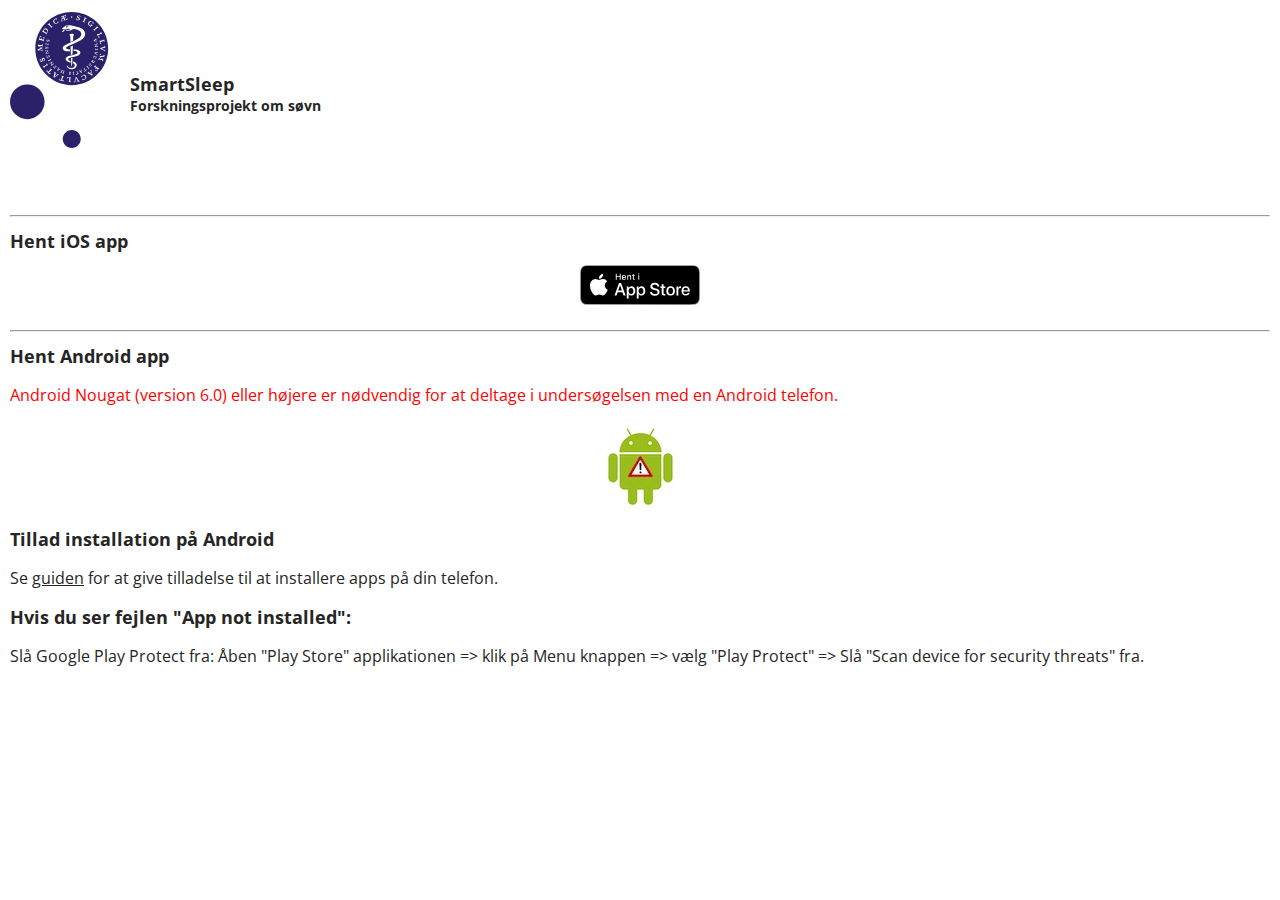
<file: html/index.html>
<!doctype html>
<html>
  <head>
    <title>Hent SmartSleep app</title>
    <meta name="viewport" content="width=device-width, initial-scale=1">
    <link href="https://fonts.googleapis.com/css?family=Open+Sans&display=swap" rel="stylesheet">
    <link href="./style.css" rel="stylesheet">
    <style type="text/css">
      .dl {
        margin-bottom: 20px;
      }
      li {
        margin-top: 10px;
      }
      .hidden {
        display: none;
      }
      .error {
        color: red;
      }
    </style>
    <script src="mobile-detect.min.js"></script>
    <script>
      const showDownload = function() {
        const md = new MobileDetect(window.navigator.userAgent);
        const errorMessage = document.getElementById("android-version-error");
        const download = document.getElementById("android-download");
        if (md.version("Android") >= 6) {
          download.classList.remove("hidden");
        } else {
          errorMessage.classList.remove("hidden");
        }
      }
    </script>
  </head>
  <body onload="showDownload()">
    <div>
      <img class="kulogo" src="./sund.svg">
      <h1 class="title">SmartSleep</h1>
      <h2 class="subtitle">Forskningsprojekt om s&oslash;vn</h2>
    </div>
    <hr>
    <h1>Hent iOS app</h1>
    <div class="center dl">
      <a href="https://testflight.apple.com/join/eToRfoMs"><img src="appstore.svg"></a>
      <!--<a href="itms-services://?action=download-manifest&url=https://apismartsleep.sund.ku.dk/get/manifest.plist">
        <img src="appstore.svg">
      </a>-->
    </div>
    <hr>
    <h1>Hent Android app</h1>
    <div id="android-version-error" class="hidden">
      <p class="error">
        Android Nougat (version 6.0) eller h&oslash;jere er n&oslash;dvendig for at
        deltage i unders&oslash;gelsen med en Android telefon.
      </p>
      <div class="center">
        <img src="upgrade-required.jpg">
      </div>
    </div>
    <div id="android-download" class="hidden center dl">
      <a href="app-release.apk"><img src="apk-icon.png"></a>
    </div>
    <h1>Tillad installation p&aring; Android</h1>
    <p>
      Se <a href="guide-8.html">guiden</a> for at give tilladelse til at
      installere apps p&aring; din telefon.
    </p>
    <h1>Hvis du ser fejlen "App not installed":</h1>
    <p>Sl&aring; Google Play Protect fra: &Aring;ben "Play Store" applikationen => klik p&aring; Menu knappen => v&aelig;lg "Play Protect" => Sl&aring; "Scan device for security threats" fra.</p>
  </body>
</html>
</file>
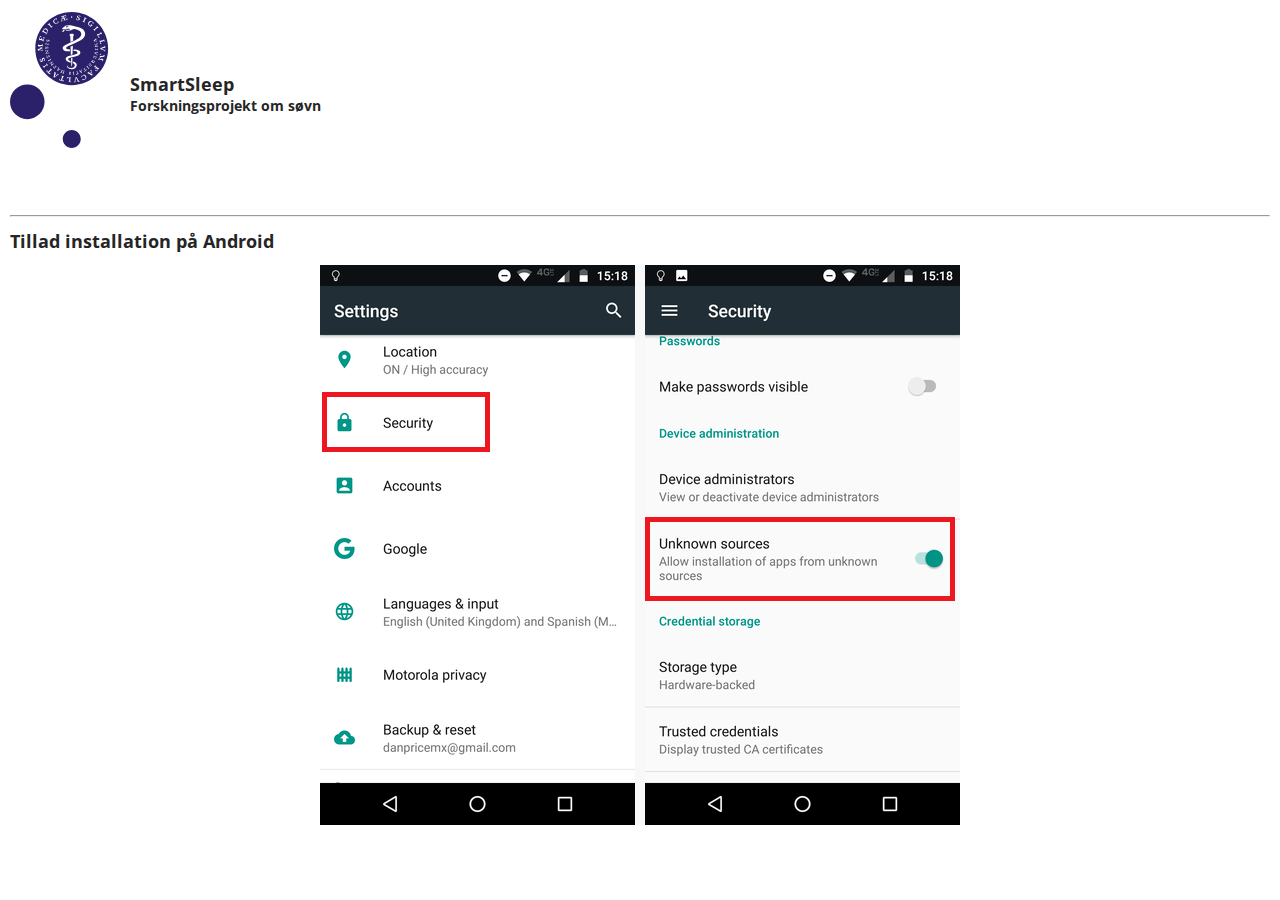
<file: html/guide-7.html>
<!doctype html>
<html>
  <head>
    <title>Hent SmartSleep app</title>
    <meta name="viewport" content="width=device-width, initial-scale=1">
    <link href="https://fonts.googleapis.com/css?family=Open+Sans&display=swap" rel="stylesheet">
    <link href="./style.css" rel="stylesheet">
    <style type="text/css">
      .guide {
        max-width: 90%;
        height: auto;
        width: auto;
      }
    </style>
  </head>
  <body>
    <div>
      <img class="kulogo" src="./sund.svg">
      <h1 class="title">SmartSleep</h1>
      <h2 class="subtitle">Forskningsprojekt om s&oslash;vn</h2>
    </div>
    <hr>
    <h1>Tillad installation p&aring; Android</h1>
    <div class="center">
      <img src="android-7.png" class="guide">
    </div>
  </body>
</html>
</file>
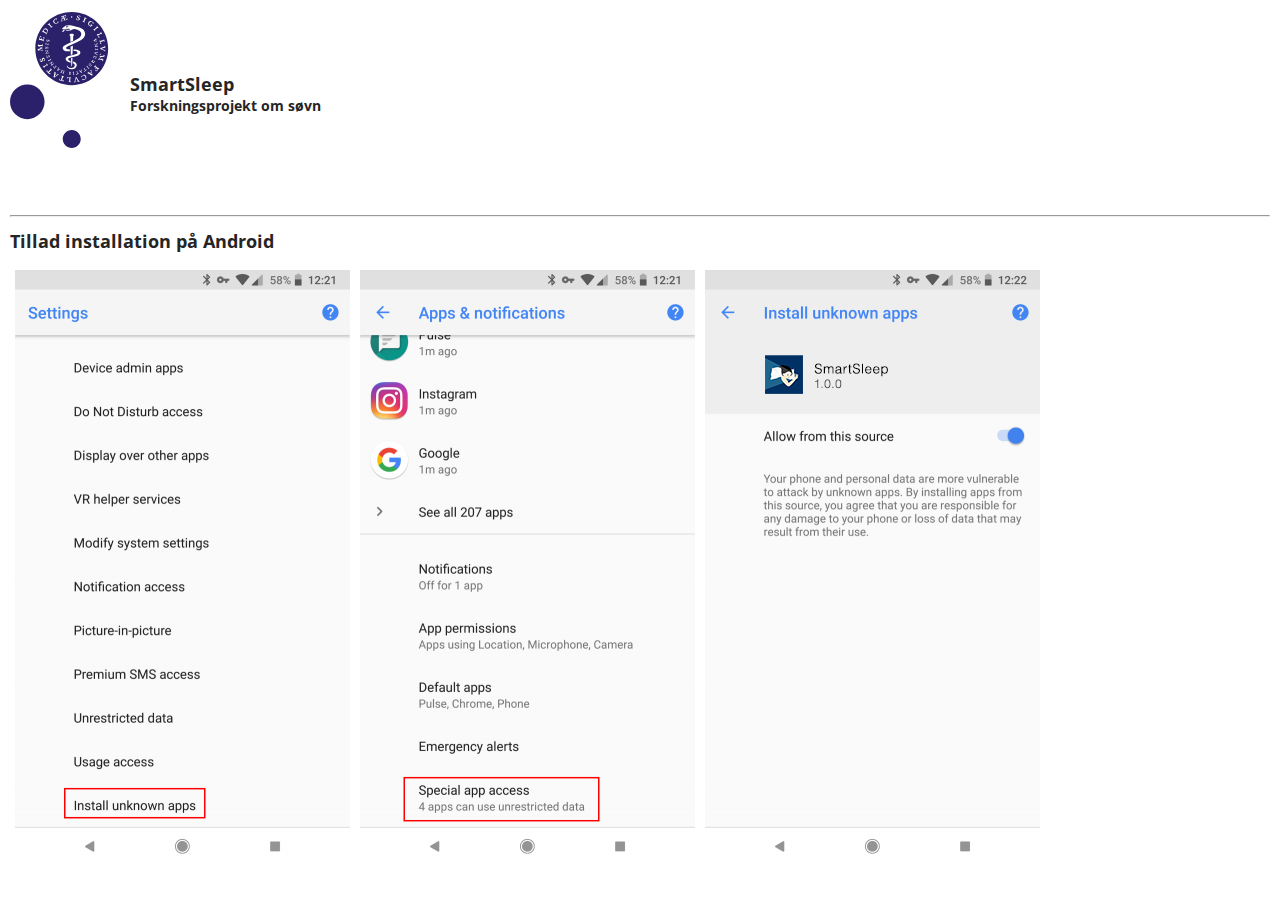
<file: html/guide-8.html>
<!doctype html>
<html>
  <head>
    <title>Hent SmartSleep app</title>
    <meta name="viewport" content="width=device-width, initial-scale=1">
    <link href="https://fonts.googleapis.com/css?family=Open+Sans&display=swap" rel="stylesheet">
    <link href="./style.css" rel="stylesheet">
    <style type="text/css">
      .guide {
        max-width: 30%;
        height: auto;
        width: auto;
        float: left;
        padding: 5px;
      }
    </style>
  </head>
  <body>
    <div>
      <img class="kulogo" src="./sund.svg">
      <h1 class="title">SmartSleep</h1>
      <h2 class="subtitle">Forskningsprojekt om s&oslash;vn</h2>
    </div>
    <hr>
    <h1>Tillad installation p&aring; Android</h1>
    <div class="center">
      <img src="android-8-settings.png" class="guide">
      <img src="android-8-access.png" class="guide">
      <img src="android-8-install.png" class="guide">
    </div>
  </body>
</html>
</file>
<file: html/style.css>
html, body {
  margin: 0;
  padding: 0;
}
body {
  margin-left: 10px;
  margin-right: 10px;
}
* {
  font-family: "Open Sans", arial, sans-serif;
  color: rgb(37, 37, 37);
}
.kulogo {
  width: 100px;
  height: auto;
  float: left;
}
h1 {
  font-size: 18px;
}
h2 {
  font-size: 14px;
}
img {
  border: 0;
}
.title {
  padding-top: 60px;
  padding-left: 120px;
  margin-bottom: 0;
}
.subtitle {
  margin-top: 0;
  padding-left: 120px;
  margin-bottom: 100px;
}
.center {
  text-align: center;
}
</file>
